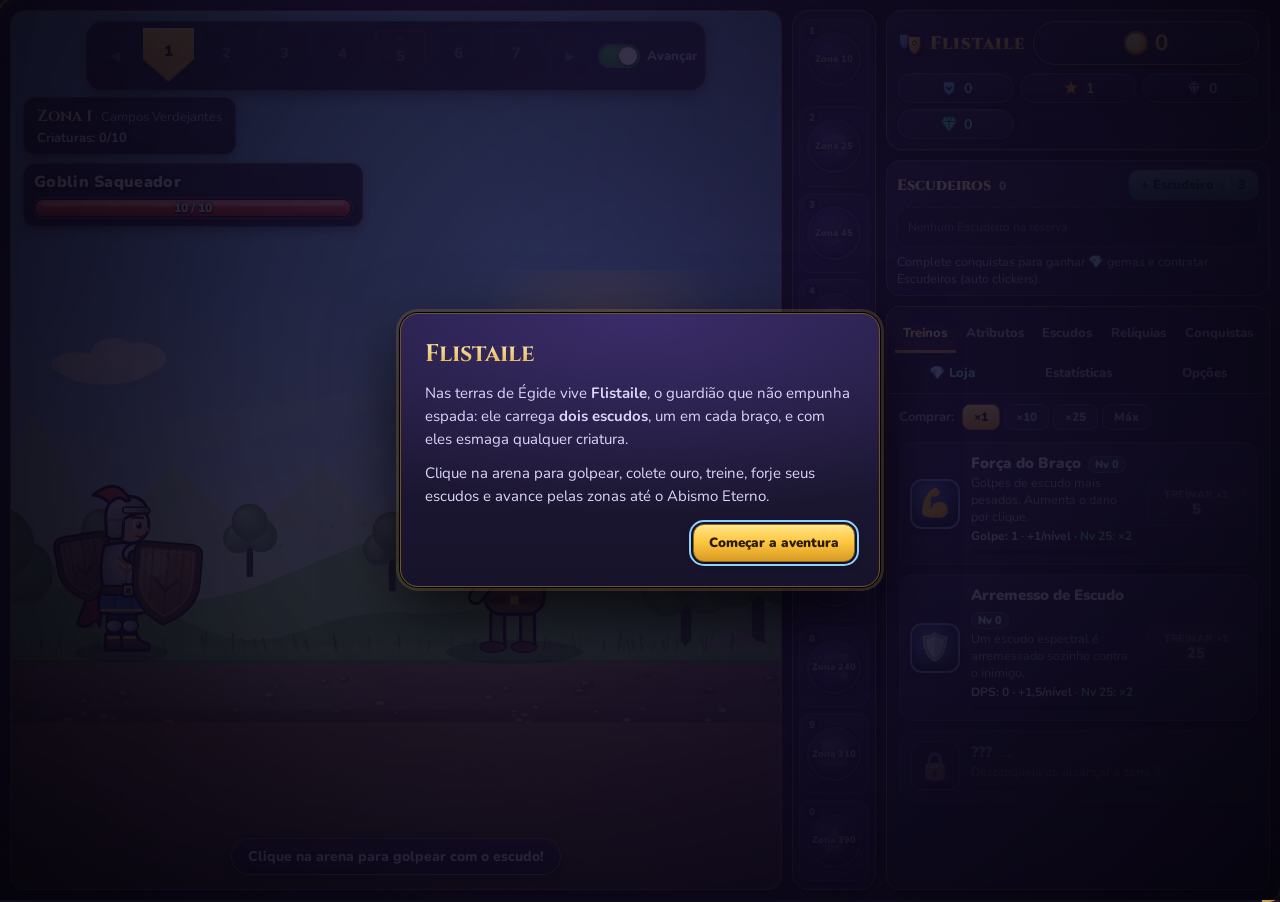
<file: index.html>
<!doctype html>
<html lang="pt-BR">
<head>
  <meta charset="utf-8">
  <meta name="viewport" content="width=device-width, initial-scale=1, viewport-fit=cover">
  <title>Flistaile — O Guardião dos Dois Escudos</title>
  <meta name="description" content="Flistaile é um jogo incremental: um herói com dois escudos enfrenta criaturas, coleta ouro e fica cada vez mais forte.">
  <meta name="theme-color" content="#14111f">
  <link rel="icon" href="assets/icon.svg" type="image/svg+xml">
  <link rel="preconnect" href="https://fonts.googleapis.com">
  <link rel="preconnect" href="https://fonts.gstatic.com" crossorigin>
  <link href="https://fonts.googleapis.com/css2?family=Cinzel:wght@700;900&family=Nunito:wght@400;600;800&display=swap" rel="stylesheet">
  <link rel="stylesheet" href="assets/style.css?v=10">
</head>
<body>
  <div class="game">
    <!-- cenário: ocupa a maior parte da tela; zonas e informações ficam por cima dele -->
    <section class="arena framed" id="arena" data-ac="arena">
      <canvas id="cv" aria-label="Arena de batalha"></canvas>
      <div class="scene-top">
        <div class="zone-bar">
          <button class="zbtn" id="zprev" aria-label="Zona anterior">&#9664;</button>
          <div class="zone-list" id="zoneList"></div>
          <button class="zbtn" id="znext" aria-label="Próxima zona">&#9654;</button>
          <label class="toggle" title="Avançar automaticamente para a próxima zona">
            <input type="checkbox" id="autoAdv" autocomplete="off">
            <span class="track"><span class="thumb"></span></span>
            <span class="tlabel">Avançar</span>
          </label>
        </div>
      </div>
      <div class="scene-left">
      <div class="zone-info">
        <div><b id="zoneTitle">Zona 1</b> <span id="biomeName"></span></div>
        <div id="zoneProgress"></div>
      </div>
      <div class="monster-hud">
        <div class="mname" id="mName"></div>
        <div class="hpbar"><div class="hpghost" id="mHpGhost"></div><div class="hpfill" id="mHpFill"></div><span id="mHpText"></span></div>
        <div class="bosstimer" id="bossTimer" hidden><div class="btfill" id="btFill"></div><span id="btText"></span></div>
      </div>
      </div>
      <div class="arena-pins" id="arenaPins"></div>
      <div class="hint" id="hint">Clique na arena para golpear com o escudo!</div>
    </section>

    <!-- habilidades: coluna entre o cenário e os menus -->
    <nav class="skills" id="skills" aria-label="Habilidades"></nav>

    <!-- lado direito: recursos em cima, escudeiros e menus -->
    <aside class="side">
      <header class="topbar">
        <div class="brand">
          <img src="assets/icon.svg" alt="" width="26" height="26">
          <span>Flistaile</span>
        </div>
        <div class="res res-gold" title="Ouro"><span class="coin"></span><b id="gold">0</b></div>
        <div class="resources">
          <div class="res res-dps" title="Dano por segundo dos escudos espectrais">
            <svg class="ri" viewBox="0 0 24 24"><path d="M5 4h14v7c0 5-3 8-7 10-4-2-7-5-7-10z" fill="#7cc4ff" stroke="#1d3a66" stroke-width="2" stroke-linejoin="round"/><path d="M9 11l3 3 3-3" fill="none" stroke="#1d3a66" stroke-width="2" stroke-linecap="round"/></svg>
            <small>DPS</small><b id="dps">0</b></div>
          <div class="res res-hit" title="Dano de cada golpe de escudo (clique)">
            <svg class="ri" viewBox="0 0 24 24"><path d="M12 2l2.4 6.2L21 9l-5 4.3L17.5 20 12 16.6 6.5 20 8 13.3 3 9l6.6-.8z" fill="#ffb14a" stroke="#6b3a0a" stroke-width="1.6" stroke-linejoin="round"/></svg>
            <small>Golpe</small><b id="clickdmg">1</b></div>
          <div class="res res-souls" title="Égides: cada uma dá +10% de dano">
            <svg class="ri" viewBox="0 0 24 24"><path d="M12 2l8 7-8 13-8-13z" fill="#c59bff" stroke="#3d1a6b" stroke-width="1.8" stroke-linejoin="round"/><path d="M4 9h16M12 2l-3 7 3 13 3-13z" fill="none" stroke="#3d1a6b" stroke-width="1.2" stroke-linejoin="round"/></svg>
            <small>Égides</small><b id="souls">0</b></div>
          <div class="res res-gems" title="Gemas: vêm das conquistas; contratam Escudeiros">
            <svg class="ri" viewBox="0 0 24 24"><path d="M6 3h12l4 6-10 13L2 9z" fill="#5fe0d0" stroke="#0e4a52" stroke-width="1.8" stroke-linejoin="round"/><path d="M2 9h20M8 3l4 6 4-6M12 9v13" fill="none" stroke="#0e4a52" stroke-width="1.1" stroke-linejoin="round"/></svg>
            <small>Gemas</small><b id="gems">0</b></div>
        </div>
      </header>

      <div class="ac-bar" id="acBar">
        <div class="ac-head">
          <span class="ac-title">Escudeiros <small id="acCount">0/10</small></span>
          <button class="btn gem" id="acBuy">+ Escudeiro</button>
        </div>
        <div class="ac-tokens" id="acTokens"></div>
        <div class="ac-hint" id="acHint"></div>
      </div>

      <div class="shop framed">
        <nav class="tabs" id="tabs">
          <button data-tab="treinos" class="active">Treinos<i class="dot"></i></button>
          <button data-tab="atributos">Atributos<i class="dot"></i></button>
          <button data-tab="escudos">Escudos<i class="dot"></i></button>
          <button data-tab="reliquias">Relíquias<i class="dot"></i></button>
          <button data-tab="conquistas">Conquistas</button>
          <button data-tab="loja" class="tab-loja">💎 Loja</button>
          <button data-tab="stats">Estatísticas</button>
          <button data-tab="opcoes">Opções</button>
        </nav>
        <div class="buy-mode" id="buyMode">
          <span>Comprar:</span>
          <button data-mode="1">×1</button>
          <button data-mode="10">×10</button>
          <button data-mode="25">×25</button>
          <button data-mode="max">Máx</button>
        </div>
        <div class="panels">
          <div class="panel active" id="panel-treinos"></div>
          <div class="panel" id="panel-atributos"></div>
          <div class="panel" id="panel-escudos"></div>
          <div class="panel" id="panel-reliquias"></div>
          <div class="panel" id="panel-conquistas"></div>
          <div class="panel" id="panel-loja"></div>
          <div class="panel" id="panel-stats"></div>
          <div class="panel" id="panel-opcoes"></div>
        </div>
      </div>
    </aside>
  </div>

  <div class="toasts" id="toasts"></div>

  <div class="modal" id="modal" hidden>
    <div class="modal-box" role="dialog" aria-modal="true" aria-labelledby="modalTitle">
      <h2 id="modalTitle"></h2>
      <div class="modal-body" id="modalBody"></div>
      <div class="modal-actions" id="modalActions"></div>
    </div>
  </div>

  <script src="assets/game.js?v=10"></script>
</body>
</html>
</file>
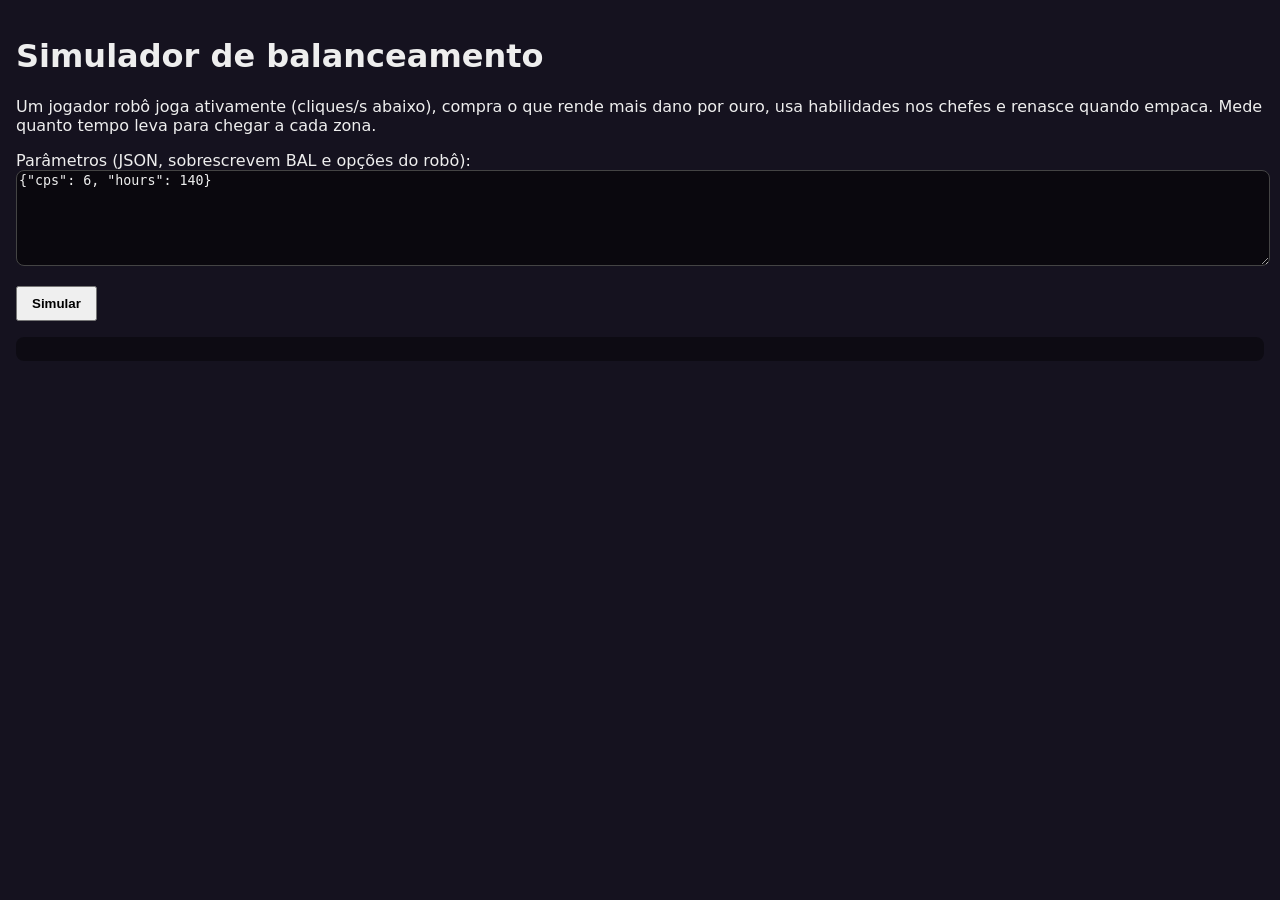
<file: tools/sim.html>
<!doctype html>
<html lang="pt-BR">
<head>
<meta charset="utf-8">
<meta name="viewport" content="width=device-width, initial-scale=1">
<title>Flistaile — Simulador</title>
<meta name="robots" content="noindex">
<style>
  body { font-family: system-ui, sans-serif; background: #15121f; color: #eee; margin: 0; padding: 16px; }
  textarea { width: 100%; min-height: 90px; background: #0008; color: #eee; border: 1px solid #444; border-radius: 8px; font-family: monospace; }
  pre { background: #0006; padding: 12px; border-radius: 8px; white-space: pre-wrap; }
  button { padding: 8px 14px; font-weight: 700; }
</style>
</head>
<body>
<h1>Simulador de balanceamento</h1>
<p>Um jogador robô joga ativamente (cliques/s abaixo), compra o que rende mais dano por ouro, usa habilidades nos chefes e renasce quando empaca. Mede quanto tempo leva para chegar a cada zona.</p>
<label>Parâmetros (JSON, sobrescrevem BAL e opções do robô):</label>
<textarea id="opts">{"cps": 6, "hours": 140}</textarea>
<p><button id="run">Simular</button></p>
<pre id="out"></pre>
<script>window.FL_SIM = true;</script>
<script src="../assets/game.js"></script>
<script src="sim.js"></script>
</body>
</html>
</file>
<file: assets/style.css>
:root {
  --bg: #120f1d;
  --bg2: #1b1730;
  --panel: #241f3b;
  --panel2: #2e2850;
  --line: #3b3360;
  --frame: #6b5530;
  --frame2: #c9a14a;
  --text: #efe9ff;
  --muted: #a8a0c8;
  --gold: #ffcf4a;
  --gold2: #c8891c;
  --blue: #8fd0ff;
  --soul: #c59bff;
  --good: #7ee89a;
  --bad: #ff6b6b;
  --radius: 14px;
}

* { box-sizing: border-box; }
html, body { margin: 0; }
[hidden] { display: none !important; }
body {
  background:
    radial-gradient(900px 500px at 25% -10%, #3a2c6a 0%, transparent 60%),
    radial-gradient(700px 500px at 100% 20%, #2a1f4a 0%, transparent 60%),
    repeating-linear-gradient(45deg, #ffffff05 0 2px, transparent 2px 12px),
    var(--bg);
  background-attachment: fixed;
  color: var(--text);
  font-family: 'Nunito', system-ui, sans-serif;
  font-size: 15px;
  min-height: 100vh;
  -webkit-tap-highlight-color: transparent;
}
button { font-family: inherit; color: inherit; cursor: pointer; }
button:disabled { cursor: not-allowed; }
button:focus-visible { outline: 2px solid var(--blue); outline-offset: 2px; }

/* moldura ornamentada reutilizável */
.framed {
  position: relative;
  border: 1px solid var(--frame);
  box-shadow: inset 0 0 0 1px #0007, inset 0 1px 0 #ffffff12, 0 12px 32px #0009;
}
.framed::before, .framed::after {
  content: ''; position: absolute; width: 18px; height: 18px; pointer-events: none; z-index: 3;
  border: 2px solid var(--frame2);
  filter: drop-shadow(0 0 3px #c9a14a88);
}
.framed::before { top: -2px; left: -2px; border-right: 0; border-bottom: 0; border-top-left-radius: var(--radius); }
.framed::after { bottom: -2px; right: -2px; border-left: 0; border-top: 0; border-bottom-right-radius: var(--radius); }

/* ---------- topo ---------- */
.topbar {
  display: flex; align-items: center; gap: 16px; flex-wrap: wrap;
  padding: 10px 18px;
  background: linear-gradient(180deg, #2a2148f2, #1a1530f2);
  border-bottom: 1px solid var(--frame);
  box-shadow: 0 1px 0 #c9a14a33, 0 8px 24px #0007;
  position: sticky; top: 0; z-index: 20;
  backdrop-filter: blur(6px);
}
.brand { display: flex; align-items: center; gap: 10px; font-family: 'Cinzel', serif; font-weight: 900; font-size: 24px; letter-spacing: 1px; }
.brand img { filter: drop-shadow(0 2px 4px #000a); }
.brand span { background: linear-gradient(180deg, #fff3c4 10%, #f0c050 55%, #b07a1c); -webkit-background-clip: text; background-clip: text; color: transparent; text-shadow: 0 2px 10px #f0c05033; }
.resources { display: flex; gap: 8px; flex-wrap: wrap; margin-left: auto; }
.res {
  display: flex; align-items: center; gap: 7px; padding: 5px 13px 5px 8px; border-radius: 999px; min-width: 0;
  background: linear-gradient(180deg, #2e2850, #201b38); border: 1px solid #4a4078; box-shadow: inset 0 1px 0 #ffffff14, 0 2px 6px #0006;
}
.res small { color: var(--muted); font-size: 11px; text-transform: uppercase; letter-spacing: .8px; font-weight: 800; }
.res b { font-variant-numeric: tabular-nums; font-size: 15px; }
.ri { width: 20px; height: 20px; flex: none; filter: drop-shadow(0 1px 2px #0008); }
.res-gold { border-color: #8a6a22; padding-left: 7px; }
.res-gold b { color: var(--gold); font-size: 18px; text-shadow: 0 0 10px #ffcf4a55; }
.res-dps b { color: var(--blue); }
.res-hit b { color: #ffc27a; }
.res-souls b { color: var(--soul); }
.coin { width: 20px; height: 20px; border-radius: 50%; flex: none; background: radial-gradient(circle at 35% 32%, #fff6c8 0 18%, var(--gold) 45%, var(--gold2)); box-shadow: inset 0 0 0 2px #a8700f, 0 1px 3px #0008; }

/* ---------- layout ---------- */
.layout { display: grid; grid-template-columns: minmax(0, 1fr) 440px; gap: 18px; padding: 18px; max-width: 1520px; margin: 0 auto; }
@media (max-width: 980px) { .layout { grid-template-columns: minmax(0, 1fr); padding: 12px; gap: 12px; } }
.arena-col { display: flex; flex-direction: column; gap: 12px; min-width: 0; }

/* ---------- zonas (botões em forma de escudo) ---------- */
.zone-bar { display: flex; align-items: center; gap: 8px; min-width: 0; }
.zbtn {
  width: 40px; height: 48px; flex: none; font-size: 13px; border-radius: 12px;
  background: linear-gradient(180deg, #332c58, #231e3c); border: 1px solid #4a4078; color: #d8d0f5; box-shadow: inset 0 1px 0 #ffffff14;
}
.zbtn:hover:not(:disabled) { border-color: var(--frame2); color: #fff; }
.zbtn:disabled { opacity: .3; }
.zone-list { display: flex; gap: 7px; flex: 1; min-width: 0; overflow: hidden; justify-content: center; padding: 3px 0; }
.zone {
  flex: 0 1 58px; min-width: 0; height: 54px; position: relative; border: 0; padding: 0 0 8px;
  clip-path: polygon(0 0, 100% 0, 100% 58%, 50% 100%, 0 58%);
  background: linear-gradient(180deg, #4a4078, #2a2448); color: #e0d8ff;
  font-weight: 900; font-size: 15px; display: grid; place-items: center; transition: transform .15s, filter .15s;
}
.zone::before { content: ''; position: absolute; inset: 2px; clip-path: inherit; background: linear-gradient(180deg, #2e2850, #1d1934); z-index: -1; }
.zone { isolation: isolate; }
.zone:hover:not(:disabled) { transform: translateY(-2px); filter: brightness(1.15); }
.zone.boss { background: linear-gradient(180deg, #b04a5a, #5a1a28); color: #ffd0d6; }
.zone.boss::before { background: linear-gradient(180deg, #4a1f30, #2a1020); }
.zone.boss::after { content: '☠'; position: absolute; top: 3px; right: 50%; transform: translateX(50%); font-size: 9px; opacity: .8; }
.zone.boss { padding-top: 6px; }
.zone.current { background: linear-gradient(180deg, #ffe9a0, #c8891c); color: #2b1b00; transform: translateY(-2px); filter: drop-shadow(0 0 8px #ffcf4a66); }
.zone.current::before { background: linear-gradient(180deg, #ffd65e, #e0a030); }
.zone.locked { opacity: .3; }
.toggle { display: flex; align-items: center; gap: 7px; cursor: pointer; user-select: none; flex: none; }
.toggle input { position: absolute; opacity: 0; pointer-events: none; }
.toggle .track { width: 42px; height: 24px; border-radius: 99px; background: #3a3358; position: relative; transition: .2s; box-shadow: inset 0 2px 4px #0008; }
.toggle .thumb { position: absolute; width: 18px; height: 18px; border-radius: 50%; background: #cfc8ea; top: 3px; left: 3px; transition: .2s; box-shadow: 0 1px 3px #0008; }
.toggle input:checked + .track { background: linear-gradient(180deg, #5ec27a, #2f8a4a); }
.toggle input:checked + .track .thumb { left: 21px; background: #fff; }
.toggle input:focus-visible + .track { outline: 2px solid var(--blue); outline-offset: 2px; }
.tlabel { font-size: 13px; color: var(--muted); font-weight: 800; }

/* ---------- arena ---------- */
.arena { border-radius: var(--radius); user-select: none; touch-action: manipulation; background: #000; }
.arena > canvas { border-radius: calc(var(--radius) - 1px); }
#cv { display: block; width: 100%; aspect-ratio: 900 / 440; cursor: pointer; }
.zone-info {
  position: absolute; left: 12px; top: 10px; padding: 7px 13px; border-radius: 12px; font-size: 13px; pointer-events: none;
  background: linear-gradient(180deg, #1a1430d8, #0e0a1cd8); border: 1px solid #c9a14a55; box-shadow: 0 4px 12px #0006;
}
.zone-info b { font-family: 'Cinzel', serif; font-size: 16px; color: #ffe9a8; }
#biomeName { color: #c8c0e8; }
#zoneProgress { color: #e6dfff; margin-top: 2px; font-weight: 700; }
.monster-hud { position: absolute; right: 12px; top: 10px; width: min(44%, 330px); pointer-events: none; }
.mname { text-align: right; font-weight: 900; text-shadow: 0 2px 3px #000, 0 0 10px #000; margin-bottom: 5px; font-size: 16px; letter-spacing: .3px; }
.mname.boss { color: #ffb0b8; font-family: 'Cinzel', serif; }
.mname.chest { color: var(--gold); }
.hpbar, .bosstimer {
  position: relative; height: 20px; border-radius: 99px; overflow: hidden;
  background: linear-gradient(180deg, #0b0812, #241a2a); border: 2px solid #1b1426; box-shadow: 0 0 0 1px #c9a14a66, 0 3px 8px #0008;
}
.hpghost, .hpfill { position: absolute; left: 0; top: 0; bottom: 0; }
.hpghost { background: #fff3d6; opacity: .85; }
.hpfill { background: linear-gradient(180deg, #ff9a8a 0%, #ef4a3a 45%, #a8201a 100%); transition: width .06s linear; }
.hpfill::after { content: ''; position: absolute; left: 0; right: 0; top: 2px; height: 4px; margin: 0 6px; border-radius: 9px; background: #ffffff55; }
.hpbar span, .bosstimer span { position: absolute; inset: 0; display: grid; place-items: center; font-size: 12px; font-weight: 900; text-shadow: 0 1px 2px #000, 0 0 4px #000; z-index: 2; }
.bosstimer { margin-top: 6px; height: 15px; }
.btfill { height: 100%; background: linear-gradient(180deg, #ffe08a, #e0941a); }
.hint {
  position: absolute; left: 50%; bottom: 14px; transform: translateX(-50%); padding: 8px 16px; border-radius: 99px;
  background: linear-gradient(180deg, #2a2148ee, #160f2aee); border: 1px solid #c9a14a88; box-shadow: 0 4px 14px #0008;
  font-weight: 800; font-size: 14px; pointer-events: none; animation: pulse 1.6s ease-in-out infinite; white-space: nowrap; max-width: calc(100% - 24px); overflow: hidden; text-overflow: ellipsis;
}
.hint.hide { display: none; }
@keyframes pulse { 50% { transform: translateX(-50%) scale(1.05); } }
@media (max-width: 600px) {
  .zone-info { font-size: 11px; padding: 4px 8px; left: 8px; top: 8px; }
  .zone-info b { font-size: 13px; }
  .monster-hud { right: 8px; top: 8px; }
  .mname { font-size: 12px; }
  .hpbar { height: 16px; }
  .hpbar span { font-size: 10px; }
  .hint { font-size: 12px; bottom: 8px; }
  .zone { height: 48px; }
}

/* ---------- habilidades ---------- */
.skills { display: grid; grid-template-columns: repeat(5, minmax(0, 1fr)); gap: 10px; }
.skill {
  position: relative; display: flex; flex-direction: column; align-items: center; gap: 5px; min-width: 0;
  padding: 10px 4px 8px; border-radius: 14px; border: 1px solid #4a4078;
  background: linear-gradient(180deg, #2c2650, #1d1934); box-shadow: inset 0 1px 0 #ffffff12, 0 4px 12px #0006;
  transition: transform .12s, border-color .15s;
}
.sbadge {
  position: relative; width: 50px; height: 50px; border-radius: 50%; display: grid; place-items: center; overflow: hidden;
  background: radial-gradient(circle at 35% 30%, #5a4c9a, #241d44 70%); border: 2px solid #8c7be0; box-shadow: 0 0 0 2px #1b1426, inset 0 -4px 8px #0007;
}
.skill .sicon { font-size: 24px; line-height: 1; filter: drop-shadow(0 2px 2px #0009); }
.skill .sname { font-size: 12px; font-weight: 800; max-width: 100%; white-space: nowrap; overflow: hidden; text-overflow: ellipsis; color: #e0d8ff; }
.skill .skey {
  position: absolute; top: 5px; left: 6px; font-size: 10px; font-weight: 900; color: #c8c0e8;
  background: #0006; border: 1px solid #ffffff22; border-radius: 5px; padding: 0 4px; line-height: 15px;
}
.skill .scd { position: absolute; inset: 0; background: conic-gradient(#000b var(--p, 0%), transparent 0); pointer-events: none; }
.skill .stime { position: absolute; inset: 0; display: grid; place-items: center; font-weight: 900; font-size: 13px; text-shadow: 0 1px 3px #000, 0 0 4px #000; pointer-events: none; }
.skill.ready { border-color: #8c7be0; }
.skill.ready .sbadge { border-color: var(--frame2); box-shadow: 0 0 0 2px #1b1426, 0 0 12px #ffcf4a55, inset 0 -4px 8px #0007; }
.skill.ready:hover { transform: translateY(-2px); border-color: var(--frame2); }
.skill.active { border-color: var(--gold); box-shadow: 0 0 18px #ffcf4a55, inset 0 0 14px #ffcf4a33; }
.skill.active .sbadge { border-color: #fff3c0; animation: glow 1s ease-in-out infinite alternate; }
@keyframes glow { to { box-shadow: 0 0 0 2px #1b1426, 0 0 20px #ffcf4acc; } }
.skill.locked { opacity: .5; }
.skill.locked .sicon { filter: grayscale(1); opacity: .35; }
.skill.locked .sbadge { border-color: #4a4078; }
.skill.locked .stime { font-size: 10px; line-height: 1.1; text-align: center; }

/* ---------- loja ---------- */
.shop {
  border-radius: var(--radius); display: flex; flex-direction: column; min-height: 0;
  max-height: calc(100vh - 96px); position: sticky; top: 78px;
  background: linear-gradient(180deg, #221c3c, #17132a);
}
.tabs { display: flex; flex-wrap: wrap; gap: 2px; padding: 8px 8px 0; border-bottom: 1px solid #4a4078; background: #0003; border-radius: var(--radius) var(--radius) 0 0; }
.tabs button {
  flex: 1 1 auto; background: transparent; border: 0; border-bottom: 3px solid transparent; border-radius: 8px 8px 0 0;
  padding: 9px 8px 8px; font-weight: 800; font-size: 13px; color: var(--muted); position: relative; transition: color .15s, background .15s;
}
.tabs button:hover { color: var(--text); background: #ffffff08; }
.tabs button.active { color: #ffe9a8; border-bottom-color: var(--frame2); background: linear-gradient(180deg, transparent, #c9a14a1a); }
.tabs .dot { position: absolute; top: 5px; right: 5px; width: 8px; height: 8px; border-radius: 50%; background: var(--gold); box-shadow: 0 0 6px var(--gold); display: none; }
.tabs button.has-buy .dot { display: block; }
.buy-mode { display: flex; align-items: center; gap: 4px; padding: 10px 12px 0; font-size: 13px; color: var(--muted); font-weight: 700; }
.buy-mode span { margin-right: 4px; }
.buy-mode button { background: #2a2448; border: 1px solid #4a4078; border-radius: 8px; padding: 4px 11px; font-weight: 900; font-size: 12px; }
.buy-mode button:hover { border-color: #8c7be0; }
.buy-mode button.active { background: linear-gradient(180deg, #ffe08a, #d99a24); color: #2b1b00; border-color: #8a6a22; }
.buy-mode.hidden { visibility: hidden; height: 0; padding: 0; overflow: hidden; }
.panels { overflow-y: auto; padding: 12px; flex: 1; min-height: 0; scrollbar-width: thin; scrollbar-color: #4a4078 transparent; }
.panel { display: none; flex-direction: column; gap: 9px; }
.panel.active { display: flex; }

.item {
  display: grid; grid-template-columns: 50px minmax(0, 1fr) auto; gap: 11px; align-items: center; padding: 10px; border-radius: 13px;
  background: linear-gradient(180deg, #2c2650, #221d3d); border: 1px solid #3f3668; box-shadow: inset 0 1px 0 #ffffff10, 0 3px 10px #0005;
  transition: border-color .15s, transform .15s;
}
.item:hover { border-color: #6b5aa8; }
.item.locked { opacity: .45; filter: grayscale(.6); }
.item.locked .buy { display: none; }
.item.bought { animation: bought .45s ease-out; }
.item.ac-ready { border: 2px solid var(--gold); box-shadow: 0 0 0 1px #1b1426, 0 0 14px #ffcf4a88, inset 0 1px 0 #ffffff10; }
@keyframes bought { 0% { box-shadow: 0 0 0 0 #ffcf4a, inset 0 0 30px #ffcf4a66; border-color: var(--gold); } 100% { box-shadow: 0 0 0 10px #ffcf4a00; } }
.item-icon {
  width: 50px; height: 50px; border-radius: 12px; display: grid; place-items: center; font-size: 27px;
  background: radial-gradient(circle at 35% 30%, #4a6ab0, #1d2a50 75%); border: 2px solid #6a8ad0; box-shadow: inset 0 -4px 8px #0007, 0 2px 6px #0007;
}
.item-icon > * { filter: drop-shadow(0 2px 2px #0009); }
.p-atributos .item-icon { background: radial-gradient(circle at 35% 30%, #4a9a6a, #173a28 75%); border-color: #6ac08a; }
.p-escudos .item-icon { background: radial-gradient(circle at 35% 30%, #5a5470, #1d1a2a 75%); border-color: var(--frame2); }
.p-reliquias .item-icon { background: radial-gradient(circle at 35% 30%, #8a5ac8, #2a1648 75%); border-color: #c59bff; }
.item.locked .item-icon { background: #1d1934; border-color: #4a4078; }
.item-icon svg { width: 36px; height: 42px; }
.item-title { font-weight: 900; display: flex; gap: 7px; align-items: baseline; flex-wrap: wrap; font-size: 15px; }
.item-title .lvl { font-size: 11px; color: #bfe4ff; font-weight: 900; background: #8fd0ff22; border: 1px solid #8fd0ff44; padding: 0 6px; border-radius: 99px; }
.item-desc { font-size: 12.5px; color: var(--muted); margin-top: 1px; }
.item-effect { font-size: 12px; color: #e0d8ff; margin-top: 3px; font-weight: 700; }
.item-effect .ms { color: var(--good); }
.item-prog { height: 4px; border-radius: 9px; background: #0006; margin-top: 6px; overflow: hidden; }
.item-prog i { display: block; height: 100%; width: 0; background: linear-gradient(90deg, #5ec27a, #b8f07a); border-radius: 9px; transition: width .25s; }
.buy {
  min-width: 100px; border-radius: 11px; border: 1px solid #8a6a22; color: #2b1b00;
  background: linear-gradient(180deg, #ffe58a 0%, #ffc840 45%, #d99a24 100%); box-shadow: inset 0 1px 0 #fff8, inset 0 -2px 0 #0002, 0 3px 8px #0006;
  padding: 7px 9px; display: flex; flex-direction: column; align-items: center; font-weight: 900; line-height: 1.15; transition: filter .12s, transform .08s;
}
.buy .bl { font-size: 10.5px; opacity: .75; text-transform: uppercase; letter-spacing: .4px; }
.buy .bc { font-size: 15px; display: flex; align-items: center; gap: 4px; }
.buy:not(:disabled):hover { filter: brightness(1.08); }
.buy:not(:disabled):active { transform: translateY(1px); }
.buy:disabled { background: linear-gradient(180deg, #332c52, #282244); border-color: #3f3668; color: #8a82ad; box-shadow: none; }
.buy.souls { background: linear-gradient(180deg, #ecd8ff, #b88af0 50%, #8a58d8); border-color: #5b3a8a; color: #1e0d38; }
.buy.souls:disabled { background: linear-gradient(180deg, #332c52, #282244); border-color: #3f3668; color: #8a82ad; }
.buy.maxed { background: linear-gradient(180deg, #2f5a3e, #234430); border-color: #3f6b4b; color: var(--good); }
@media (max-width: 420px) {
  .item { grid-template-columns: 42px minmax(0, 1fr); }
  .item-icon { width: 42px; height: 42px; font-size: 22px; }
  .buy { grid-column: 1 / -1; flex-direction: row; justify-content: center; gap: 8px; }
}

.section-title { font-family: 'Cinzel', serif; color: #ffe9a8; font-size: 14px; margin: 6px 2px 0; }
.card { background: linear-gradient(180deg, #2c2650, #221d3d); border: 1px solid #3f3668; border-radius: 13px; padding: 13px; font-size: 13.5px; box-shadow: inset 0 1px 0 #ffffff10; }
.card p { margin: 0 0 8px; color: #ddd5f8; line-height: 1.45; }
.card p:last-child { margin-bottom: 0; }
.card b { color: #fff; }
.card.prestige { background: radial-gradient(400px 160px at 20% 0%, #6a4ab0aa, transparent), linear-gradient(160deg, #3a2a63, #261f42); border-color: #8a6ad0; }
.card .big { font-size: 24px; font-weight: 900; color: var(--soul); text-shadow: 0 0 12px #c59bff66; }
#harmonyCard { background: radial-gradient(400px 160px at 80% 0%, #c9a14a33, transparent), linear-gradient(180deg, #2c2650, #221d3d); border-color: #6b5530; }
.btn { border-radius: 11px; border: 1px solid #4a4078; background: linear-gradient(180deg, #3a3262, #2a2448); padding: 9px 15px; font-weight: 900; box-shadow: inset 0 1px 0 #ffffff18, 0 3px 8px #0005; }
.btn:hover:not(:disabled) { filter: brightness(1.12); }
.btn:disabled { opacity: .45; }
.btn.primary { background: linear-gradient(180deg, #ffe58a, #ffc840 45%, #d99a24); color: #2b1b00; border-color: #8a6a22; }
.btn.soul { background: linear-gradient(180deg, #ecd8ff, #b88af0 50%, #8a58d8); color: #1e0d38; border-color: #5b3a8a; }
.btn.danger { background: linear-gradient(180deg, #7a2f40, #5a2330); border-color: #a8435a; color: #ffd0d8; }
.btn-row { display: flex; flex-wrap: wrap; gap: 8px; }
.stat-list { display: grid; grid-template-columns: 1fr auto; gap: 0; font-size: 14px; }
.stat-list dt, .stat-list dd { padding: 7px 2px; border-bottom: 1px solid #ffffff0d; }
.stat-list dt { color: var(--muted); }
.stat-list dd { margin: 0; font-weight: 900; text-align: right; font-variant-numeric: tabular-nums; }
.opt { display: flex; align-items: center; justify-content: space-between; gap: 10px; font-weight: 800; }
textarea.save { width: 100%; min-height: 120px; background: #0005; color: var(--text); border: 1px solid #4a4078; border-radius: 10px; padding: 8px; font-family: monospace; font-size: 12px; resize: vertical; }

/* ---------- toasts e modal ---------- */
.toasts { position: fixed; left: 50%; bottom: 18px; transform: translateX(-50%); display: flex; flex-direction: column; gap: 8px; z-index: 50; width: max-content; max-width: calc(100vw - 32px); pointer-events: none; }
.toast {
  background: linear-gradient(180deg, #2a2148f5, #18122cf5); border: 1px solid #8c7be0; padding: 10px 18px; border-radius: 12px;
  font-weight: 800; box-shadow: 0 10px 28px #000a; animation: tin .3s cubic-bezier(.2,1.4,.4,1); text-align: center;
}
.toast.gold { border-color: var(--frame2); box-shadow: 0 10px 28px #000a, 0 0 16px #ffcf4a33; }
.toast.bad { border-color: var(--bad); }
.toast.out { opacity: 0; transform: translateY(8px); transition: .3s; }
@keyframes tin { from { opacity: 0; transform: translateY(14px) scale(.95); } }
.modal { position: fixed; inset: 0; background: radial-gradient(circle at 50% 40%, #1a1036cc, #05030cee); display: grid; place-items: center; z-index: 60; padding: 16px; animation: fadein .2s; }
@keyframes fadein { from { opacity: 0; } }
.modal-box {
  position: relative; border-radius: 18px; padding: 24px; width: min(480px, 100%); max-height: calc(100vh - 32px); overflow-y: auto;
  background: radial-gradient(500px 200px at 50% 0%, #3a2c6a, transparent), linear-gradient(180deg, #221c3c, #17132a);
  border: 1px solid var(--frame); box-shadow: 0 0 0 1px #000, 0 0 0 4px #c9a14a33, 0 24px 70px #000c;
  animation: pop .3s cubic-bezier(.2,1.4,.4,1);
}
@keyframes pop { from { transform: scale(.9); opacity: 0; } }
.modal-box h2 { font-family: 'Cinzel', serif; margin: 0 0 12px; font-size: 24px; background: linear-gradient(180deg, #fff3c4, #e0a637); -webkit-background-clip: text; background-clip: text; color: transparent; }
.modal-body { color: #ddd5f8; line-height: 1.55; }
.modal-body p { margin: 0 0 10px; }
.modal-actions { display: flex; gap: 8px; justify-content: flex-end; margin-top: 16px; flex-wrap: wrap; }
.hl-gold { color: var(--gold); font-weight: 900; }
.hl-soul { color: var(--soul); font-weight: 900; }

@media (prefers-reduced-motion: reduce) {
  *, *::before, *::after { animation-duration: .01ms !important; transition-duration: .01ms !important; }
}

/* ---------- gemas ---------- */
.res-gems b { color: #7ff0e0; }
.toast.gem { border-color: #5fe0d0; box-shadow: 0 10px 28px #000a, 0 0 16px #5fe0d044; }
.btn.gem { background: linear-gradient(180deg, #b8fff4, #5fe0d0 50%, #2aa898); color: #06302c; border-color: #1a6a62; padding: 6px 12px; font-size: 13px; }
.btn.gem b { font-weight: 900; }

/* ---------- 10 habilidades (duas fileiras) ---------- */
.skills { grid-template-columns: repeat(5, minmax(0, 1fr)); }
.skill { padding: 8px 4px 7px; }
.sbadge { width: 44px; height: 44px; }
.skill .sicon { font-size: 21px; }

/* ---------- escudeiros ---------- */
.ac-bar {
  border-radius: 14px; padding: 10px 12px; display: flex; flex-direction: column; gap: 8px;
  background: linear-gradient(180deg, #2a2448, #1d1934); border: 1px solid #4a4078; box-shadow: inset 0 1px 0 #ffffff12, 0 4px 12px #0006;
}
.ac-head { display: flex; align-items: center; justify-content: space-between; gap: 10px; }
.ac-title { font-family: 'Cinzel', serif; font-weight: 900; color: #ffe9a8; }
.ac-title small { font-family: 'Nunito', sans-serif; color: var(--muted); font-size: 12px; margin-left: 4px; }
.ac-tokens { display: flex; flex-wrap: wrap; gap: 8px; min-height: 40px; align-items: center; padding: 4px; border-radius: 10px; background: #0003; border: 1px dashed #4a4078; }
.ac-tokens:empty::before { content: 'Nenhum Escudeiro na reserva'; color: #6f6896; font-size: 12px; padding-left: 6px; }
.ac-hint { font-size: 12.5px; color: var(--muted); }
.ac-token, .ac-pin, .ac-ghost {
  width: 38px; height: 38px; border-radius: 50%; display: grid; place-items: center; touch-action: none; user-select: none;
  background: radial-gradient(circle at 35% 30%, #ffe9a0, #d99a24 70%); border: 2px solid #1b1426; box-shadow: 0 0 0 2px #ffcf4a88, 0 3px 8px #0008;
}
.ac-token svg, .ac-pin svg, .ac-ghost svg { width: 78%; height: 78%; pointer-events: none; }
.ac-token { cursor: grab; transition: transform .12s; }
.ac-token:hover { transform: translateY(-2px) scale(1.06); }
.ac-pin {
  position: absolute; z-index: 5; width: 28px; height: 28px; cursor: grab; top: -8px; right: -8px;
  animation: tap var(--tap, .2s) ease-in-out infinite alternate;
}
.ac-ghost { position: fixed; z-index: 100; pointer-events: none; transform: translate(-50%, -50%) scale(1.15); box-shadow: 0 0 0 3px #ffcf4a, 0 10px 24px #000a; }
@keyframes tap { from { transform: translateY(0) scale(1); } to { transform: translateY(3px) scale(.9); } }
.arena-pins { position: absolute; left: 12px; bottom: 12px; display: flex; flex-wrap: wrap; gap: 6px; max-width: 45%; z-index: 4; }
.arena-pins .ac-pin { position: relative; top: 0; right: 0; width: 32px; height: 32px; }
.buy { position: relative; }
.skill .ac-pin { top: -6px; right: -6px; }
.ac-dragging [data-ac] { outline: 2px dashed #ffcf4a66; outline-offset: 2px; }
.ac-dragging .arena[data-ac] { outline-offset: -4px; }
.ac-hover { outline: 3px solid var(--gold) !important; box-shadow: 0 0 18px #ffcf4a88 !important; }

/* ---------- conquistas ---------- */
.ach-grid { display: grid; grid-template-columns: 1fr; gap: 7px; }
.ach { display: flex; gap: 10px; align-items: center; padding: 9px 10px; border-radius: 12px; background: #1d1934; border: 1px solid #3f3668; opacity: .6; }
.ach.ok { opacity: 1; background: linear-gradient(180deg, #3a3060, #262044); border-color: #c9a14a88; }
.ach-i { width: 36px; height: 36px; flex: none; border-radius: 50%; display: grid; place-items: center; font-size: 19px; background: #0004; border: 1px solid #ffffff1a; }
.ach.ok .ach-i { background: radial-gradient(circle at 35% 30%, #ffe9a0, #c8891c 75%); border-color: #1b1426; }
.ach b { display: block; font-size: 14px; }
.ach small { color: var(--muted); font-size: 12px; }
.ach-body { flex: 1; min-width: 0; }
.ach-bar { height: 6px; margin-top: 6px; border-radius: 4px; background: #0006; overflow: hidden; border: 1px solid #ffffff14; }
.ach-bar i { display: block; height: 100%; background: linear-gradient(90deg, #c8891c, #ffd24a); border-radius: 4px; }
.ach small.ach-left { display: block; margin-top: 3px; color: #ffd98a; }
.ach:not(.ok) { opacity: .85; }

/* ---------- chefe final e créditos ---------- */
.mname.final { color: #ff6a8a; font-family: 'Cinzel', serif; font-size: 19px; text-shadow: 0 0 12px #ff2a6a, 0 2px 3px #000; }
.bosstimer.frozen .btfill { background: linear-gradient(180deg, #d0f4ff, #5ab8e8); }
.credits { text-align: center; color: #ffe9a8; font-family: 'Cinzel', serif; margin-top: 14px !important; }
.item { position: relative; }
.item > .ac-pin { top: -8px; right: -8px; }
.skill[aria-disabled="true"] { cursor: default; }

/* =====================================================================
   Layout de jogo: cenário ocupando a tela, habilidades numa coluna,
   recursos e menus à direita (como um app, sem rolar a página)
   ===================================================================== */
html, body { height: 100%; }
body { overflow: hidden; min-height: 0; }
.game {
  display: grid; grid-template-columns: minmax(0, 1fr) 84px clamp(340px, 30vw, 460px);
  gap: 10px; height: 100vh; height: 100dvh; padding: 10px; box-sizing: border-box;
}
.arena { position: relative; min-height: 0; min-width: 0; overflow: hidden; }
#cv { width: 100%; height: 100%; aspect-ratio: auto; }

/* zonas no alto do cenário */
.scene-top {
  position: absolute; top: 10px; left: 50%; transform: translateX(-50%); z-index: 6;
  width: min(620px, calc(100% - 20px)); padding: 6px 8px; border-radius: 16px;
  background: linear-gradient(180deg, #1a1430d0, #0e0a1cd0); border: 1px solid #c9a14a55; box-shadow: 0 4px 14px #0007;
}
.scene-top .zone-list { padding: 2px 0 0; }
.zone-info { top: 86px; z-index: 5; }
.monster-hud { top: 86px; z-index: 5; }
.arena-pins { z-index: 5; }

/* coluna de habilidades */
.skills {
  display: grid; grid-template-columns: minmax(0, 1fr); grid-template-rows: repeat(10, minmax(0, 1fr));
  gap: 6px; min-height: 0; padding: 8px 6px; border-radius: 16px;
  background: linear-gradient(180deg, #221c3c, #17132a); border: 1px solid var(--frame); box-shadow: 0 12px 32px #0009;
}
.skill { display: grid; place-items: center; padding: 0; gap: 0; min-height: 0; border-radius: 12px; }
.sbadge { width: auto; height: min(54px, 86%); aspect-ratio: 1; }
.skill .sicon { font-size: clamp(16px, 2.6vh, 24px); }
.skill .sname { display: none; }
.skill .skey { top: 3px; left: 4px; }
.skill.locked .stime { font-size: 9.5px; }

/* coluna da direita */
.side { display: flex; flex-direction: column; gap: 10px; min-height: 0; min-width: 0; }
.topbar {
  position: static; display: grid; grid-template-columns: auto minmax(0, 1fr); gap: 8px; align-items: center;
  padding: 10px; border-radius: 16px; border: 1px solid var(--frame); backdrop-filter: none; z-index: auto;
}
.brand { font-size: 18px; gap: 7px; }
.res-gold { justify-content: center; padding: 6px 12px; }
.res-gold b { font-size: 22px; }
.res-gold .coin { width: 24px; height: 24px; }
.resources { grid-column: 1 / -1; display: grid; grid-template-columns: repeat(auto-fit, minmax(96px, 1fr)); gap: 6px; margin: 0; }
.resources .res { justify-content: center; padding: 4px 6px; gap: 5px; }
.resources .res small { display: none; }
.resources .res b { font-size: 14px; white-space: nowrap; overflow: hidden; text-overflow: ellipsis; }
.ac-bar { padding: 8px 10px; gap: 6px; }
.ac-tokens { min-height: 40px; }
.shop { flex: 1; min-height: 0; max-height: none; position: static; top: auto; }

/* telas estreitas ou em pé (celular/tablet): tudo empilhado, o menu rola por dentro */
@media (max-width: 900px), (orientation: portrait) and (max-width: 1100px) {
  .game {
    grid-template-columns: minmax(0, 1fr);
    grid-template-rows: auto auto auto auto minmax(0, 1fr);
    gap: 6px; padding: 6px;
  }
  .side { display: contents; }
  .topbar { order: 1; display: flex; flex-wrap: nowrap; gap: 5px; padding: 6px 8px; border-radius: 12px; }
  .arena { order: 2; height: min(calc(52vw + 150px), 54vh); }
  .skills { order: 3; }
  .ac-bar { order: 4; }
  .shop { order: 5; }

  .brand span { display: none; }
  .brand img { width: 22px; height: 22px; }
  .res-gold { flex: 1 1 auto; padding: 3px 8px 3px 5px; gap: 4px; }
  .res-gold b { font-size: 15px; }
  .res-gold .coin { width: 16px; height: 16px; }
  .resources { display: flex; flex: 3 1 auto; gap: 4px; min-width: 0; }
  .resources .res { flex: 1 1 auto; min-width: 0; padding: 3px 5px 3px 4px; gap: 3px; }
  .resources .res b { font-size: 12px; }
  .ri { width: 14px; height: 14px; }

  .scene-top { top: 6px; padding: 4px 5px; border-radius: 12px; }
  .zone-bar { gap: 4px; }
  .zbtn { width: 28px; height: 34px; border-radius: 9px; }
  .zone { height: 36px; font-size: 12px; }
  .toggle .track { width: 34px; height: 20px; }
  .toggle .thumb { width: 14px; height: 14px; }
  .toggle input:checked + .track .thumb { left: 17px; }
  .tlabel { font-size: 10.5px; }
  .zone-info { top: 56px; left: 6px; font-size: 10.5px; padding: 3px 7px; }
  .zone-info b { font-size: 12px; }
  .monster-hud { top: 56px; right: 6px; width: min(46%, 260px); }
  .mname { font-size: 11.5px; margin-bottom: 3px; }
  .hpbar { height: 15px; }
  .hpbar span { font-size: 10px; }
  .hint { font-size: 11px; padding: 5px 10px; bottom: 6px; }
  .framed::before, .framed::after { width: 12px; height: 12px; }
  .arena-pins { left: 6px; bottom: 6px; gap: 3px; max-width: 38%; }
  .arena-pins .ac-pin { width: 20px; height: 20px; border-width: 1px; box-shadow: 0 0 0 1px #ffcf4a88; }

  .skills { grid-template-rows: none; grid-template-columns: repeat(10, minmax(0, 1fr)); gap: 4px; padding: 5px; border-radius: 12px; }
  .skill { aspect-ratio: 1; border-radius: 10px; }
  .sbadge { height: 82%; }
  .skill .sicon { font-size: clamp(13px, 4vw, 20px); }
  .skill .skey { display: none; }
  .skill.locked .stime { font-size: 8px; }
  .skill .ac-pin { width: 18px; height: 18px; top: -5px; right: -5px; }

  .ac-bar { padding: 6px 8px; gap: 6px; border-radius: 12px; flex-direction: row; align-items: center; flex-wrap: nowrap; }
  .ac-tokens:empty::before { content: "Nenhum na reserva"; font-size: 11px; white-space: nowrap; }
  .ac-head { gap: 6px; }
  .ac-title { font-size: 13px; }
  .ac-tokens { flex: 1; min-width: 0; min-height: 32px; gap: 5px; padding: 2px 4px; flex-wrap: nowrap; overflow-x: auto; scrollbar-width: none; }
  .ac-token { flex: none; }
  .ac-token { width: 28px; height: 28px; }
  .ac-hint { display: none; }
  .btn.gem { padding: 4px 8px; font-size: 12px; white-space: nowrap; }
  .ac-title { white-space: nowrap; }

  .tabs { flex-wrap: nowrap; overflow-x: auto; scrollbar-width: none; padding: 5px 5px 0; }
  .tabs::-webkit-scrollbar { display: none; }
  .tabs button { flex: 0 0 auto; padding: 7px 10px 6px; font-size: 12.5px; }
  .buy-mode { padding: 6px 8px 0; }
  .panels { padding: 8px; }
  .item { padding: 8px; gap: 8px; }
  .item-title { font-size: 14px; }
  .item-desc { font-size: 12px; }
  .toasts { bottom: 10px; }
  .toast { padding: 8px 12px; font-size: 13px; }
}

/* ---------- loja de gemas ---------- */
.tabs button.tab-loja { color: #7ff0e0; }
.tabs button.tab-loja.active { color: #b8fff4; border-bottom-color: #5fe0d0; background: linear-gradient(180deg, transparent, #5fe0d01a); }
.gem-card { background: radial-gradient(400px 160px at 80% 0%, #2aa89833, transparent), linear-gradient(180deg, #24304a, #1d2238); border-color: #2f6b70; }
#gemFreeInfo { color: #7ff0e0; font-weight: 800; }
.gem-item .item-icon { background: radial-gradient(circle at 35% 30%, #3aa8a0, #133a40 75%); border-color: #5fe0d0; }
.buy.gem { background: linear-gradient(180deg, #b8fff4, #5fe0d0 50%, #2aa898); border-color: #1a6a62; color: #06302c; }
.buy.gem:disabled { background: linear-gradient(180deg, #332c52, #282244); border-color: #3f3668; color: #8a82ad; }
.gem-packs { display: grid; grid-template-columns: repeat(2, minmax(0, 1fr)); gap: 8px; }
.gem-pack {
  position: relative; display: flex; flex-direction: column; align-items: center; gap: 2px; padding: 12px 8px 10px; border-radius: 13px;
  background: radial-gradient(200px 90px at 50% 0%, #3aa8a055, transparent), linear-gradient(180deg, #2c2650, #221d3d); border: 1px solid #2f6b70;
  box-shadow: inset 0 1px 0 #ffffff12, 0 3px 10px #0005;
}
.gem-pack:hover { border-color: #5fe0d0; }
.gem-pack .gp-icon { font-size: 28px; filter: drop-shadow(0 2px 3px #0008); }
.gem-pack b { font-size: 20px; color: #b8fff4; }
.gem-pack small { color: var(--muted); font-size: 11px; margin-top: -2px; }
.gem-pack .gp-price { margin-top: 6px; font-size: 12px; font-weight: 900; padding: 3px 10px; border-radius: 99px; background: #0005; color: #c8c0e8; border: 1px dashed #4a4078; }
.gem-tag { position: absolute; top: 6px; right: 6px; font-style: normal; font-size: 10px; font-weight: 900; padding: 1px 6px; border-radius: 99px; background: linear-gradient(180deg, #ffe58a, #d99a24); color: #2b1b00; }

/* ---------- zona, vida e tempo do monstro empilhados à esquerda ---------- */
.scene-left {
  position: absolute; left: 12px; top: 86px; z-index: 5; pointer-events: none;
  display: flex; flex-direction: column; align-items: stretch; gap: 8px; width: min(340px, 46%);
}
.scene-left .zone-info, .scene-left .monster-hud { position: static; left: auto; right: auto; top: auto; width: auto; }
.scene-left .zone-info { align-self: flex-start; }
.scene-left .monster-hud {
  padding: 7px 10px 8px; border-radius: 12px;
  background: linear-gradient(180deg, #1a1430d8, #0e0a1cd8); border: 1px solid #c9a14a55; box-shadow: 0 4px 12px #0006;
}
.scene-left .mname { text-align: left; }
@media (max-width: 900px), (orientation: portrait) and (max-width: 1100px) {
  .scene-left { top: 52px; left: 6px; gap: 4px; width: min(60%, 260px); }
  .scene-left .zone-info { padding: 3px 7px; }
  .scene-left .monster-hud { padding: 4px 7px 5px; border-radius: 9px; }
  .scene-left .mname { font-size: 11px; margin-bottom: 2px; }
  .scene-left .hpbar { height: 13px; }
  .scene-left .bosstimer { height: 11px; margin-top: 3px; }
  .scene-left .bosstimer span { font-size: 9px; }
}
</file>
